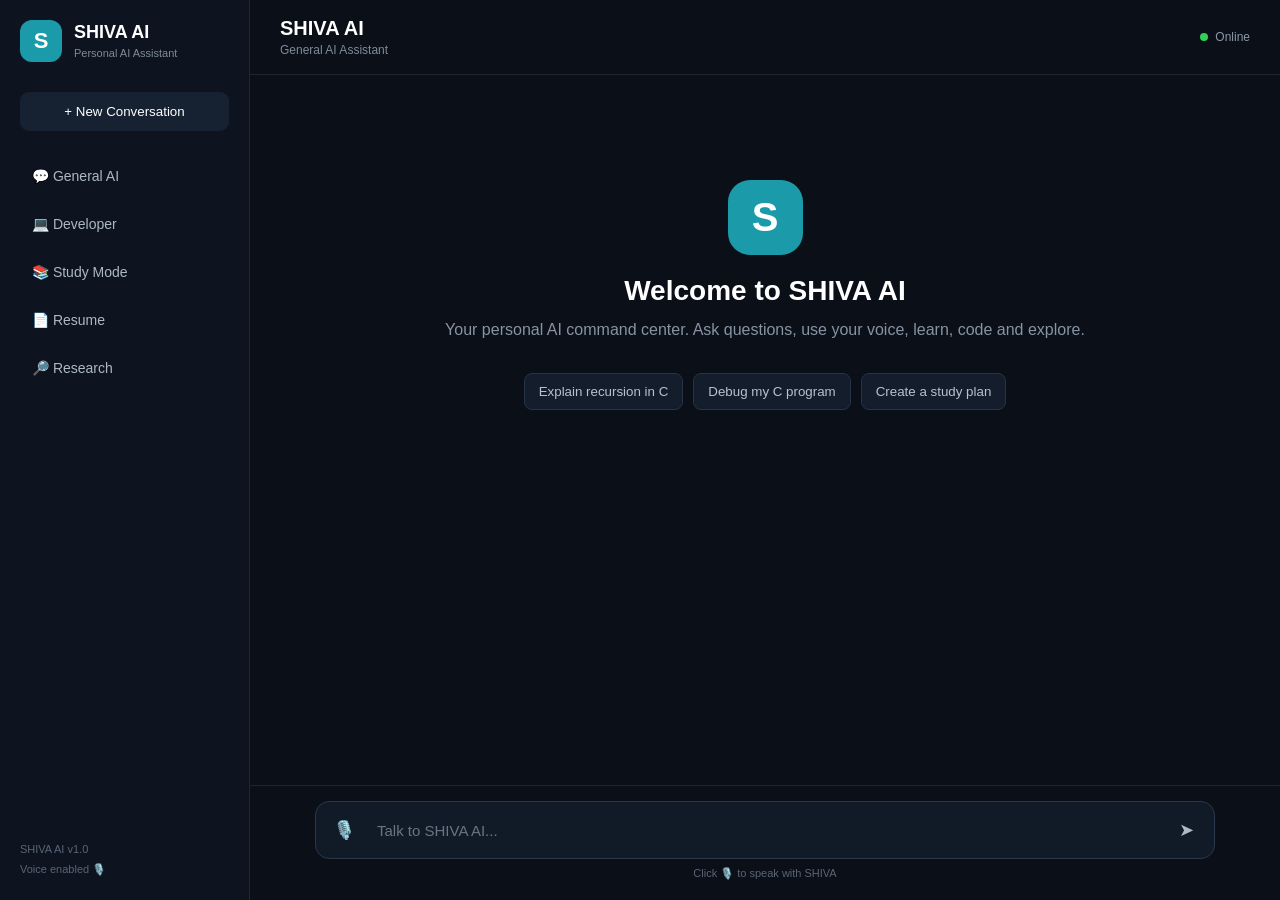
<file: index.html>
<!DOCTYPE html>
<html lang="en">
<head>
    <meta charset="UTF-8">
    <meta name="viewport" content="width=device-width, initial-scale=1.0">

    <title>SHIVA AI</title>

    <link rel="stylesheet" href="style.css">
</head>

<body>

    <div class="app">

        <!-- SIDEBAR -->
        <aside class="sidebar">

            <div class="brand">
                <div class="logo">S</div>

                <div>
                    <h2>SHIVA AI</h2>
                    <span>Personal AI Assistant</span>
                </div>
            </div>

            <button class="new-chat" onclick="clearChat()">
                + New Conversation
            </button>

            <nav>
                <button onclick="setMode('general')">💬 General AI</button>
                <button onclick="setMode('developer')">💻 Developer</button>
                <button onclick="setMode('study')">📚 Study Mode</button>
                <button onclick="setMode('resume')">📄 Resume</button>
                <button onclick="setMode('research')">🔎 Research</button>
            </nav>

            <div class="sidebar-bottom">
                <p>SHIVA AI v1.0</p>
                <p>Voice enabled 🎙️</p>
            </div>

        </aside>


        <!-- MAIN -->
        <main class="main">

            <header class="topbar">

                <div>
                    <h1>SHIVA AI</h1>
                    <p id="modeText">General AI Assistant</p>
                </div>

                <div class="status">
                    <span class="status-dot"></span>
                    Online
                </div>

            </header>


            <!-- CHAT -->
            <section class="chat-container" id="chatContainer">

                <div class="welcome">

                    <div class="big-logo">S</div>

                    <h2>Welcome to SHIVA AI</h2>

                    <p>
                        Your personal AI command center.
                        Ask questions, use your voice, learn,
                        code and explore.
                    </p>

                    <div class="examples">

                        <button onclick="useExample('Explain recursion in C')">
                            Explain recursion in C
                        </button>

                        <button onclick="useExample('Help me debug my C program')">
                            Debug my C program
                        </button>

                        <button onclick="useExample('Create a study plan for today')">
                            Create a study plan
                        </button>

                    </div>

                </div>

            </section>


            <!-- INPUT -->
            <section class="input-area">

                <div class="input-box">

                    <button
                        id="micButton"
                        class="mic-button"
                        onclick="startListening()"
                        title="Voice Input">
                        🎙️
                    </button>

                    <input
                        type="text"
                        id="userInput"
                        placeholder="Talk to SHIVA AI..."
                        autocomplete="off"
                        onkeydown="handleEnter(event)"
                    >

                    <button
                        class="send-button"
                        onclick="sendMessage()">
                        ➤
                    </button>

                </div>

                <p class="voice-status" id="voiceStatus">
                    Click 🎙️ to speak with SHIVA
                </p>

            </section>

        </main>

    </div>

    <script src="script.js"></script>

</body>
</html>
</file>
<file: style.css>
* {
    margin: 0;
    padding: 0;
    box-sizing: border-box;
}

body {
    font-family: Arial, Helvetica, sans-serif;
    background: #0a0f18;
    color: white;
    height: 100vh;
}

button {
    font-family: inherit;
    cursor: pointer;
    border: none;
}

.app {
    display: flex;
    height: 100vh;
}


/* SIDEBAR */

.sidebar {
    width: 250px;
    background: #0d1420;
    border-right: 1px solid #1c2735;
    padding: 20px;
    display: flex;
    flex-direction: column;
}

.brand {
    display: flex;
    align-items: center;
    gap: 12px;
    margin-bottom: 30px;
}

.logo {
    width: 42px;
    height: 42px;
    border-radius: 12px;
    background: #1b9aaa;
    display: flex;
    align-items: center;
    justify-content: center;
    font-size: 22px;
    font-weight: bold;
}

.brand h2 {
    font-size: 18px;
}

.brand span {
    font-size: 11px;
    color: #7f8b99;
}

.new-chat {
    background: #162232;
    color: white;
    padding: 12px;
    border-radius: 9px;
    margin-bottom: 25px;
}

.new-chat:hover {
    background: #203044;
}

nav {
    display: flex;
    flex-direction: column;
    gap: 8px;
}

nav button {
    background: transparent;
    color: #aeb8c5;
    text-align: left;
    padding: 12px;
    border-radius: 8px;
    font-size: 14px;
}

nav button:hover {
    background: #162232;
    color: white;
}

.sidebar-bottom {
    margin-top: auto;
    color: #596575;
    font-size: 11px;
    line-height: 1.8;
}


/* MAIN */

.main {
    flex: 1;
    display: flex;
    flex-direction: column;
}

.topbar {
    height: 75px;
    padding: 15px 30px;
    border-bottom: 1px solid #1c2735;
    display: flex;
    justify-content: space-between;
    align-items: center;
}

.topbar h1 {
    font-size: 20px;
}

.topbar p {
    font-size: 12px;
    color: #7f8b99;
    margin-top: 3px;
}

.status {
    color: #8c98a7;
    font-size: 12px;
    display: flex;
    align-items: center;
    gap: 7px;
}

.status-dot {
    width: 8px;
    height: 8px;
    border-radius: 50%;
    background: #30d158;
}


/* CHAT */

.chat-container {
    flex: 1;
    overflow-y: auto;
    padding: 35px;
}

.welcome {
    max-width: 700px;
    margin: 70px auto;
    text-align: center;
}

.big-logo {
    width: 75px;
    height: 75px;
    margin: auto;
    background: #1b9aaa;
    border-radius: 22px;
    display: flex;
    align-items: center;
    justify-content: center;
    font-size: 40px;
    font-weight: bold;
}

.welcome h2 {
    margin-top: 20px;
    font-size: 28px;
}

.welcome p {
    color: #8894a3;
    margin-top: 10px;
    line-height: 1.6;
}

.examples {
    margin-top: 30px;
    display: flex;
    gap: 10px;
    justify-content: center;
    flex-wrap: wrap;
}

.examples button {
    background: #131d2b;
    color: #b8c2cf;
    border: 1px solid #263446;
    padding: 10px 14px;
    border-radius: 8px;
}

.examples button:hover {
    border-color: #1b9aaa;
}


/* MESSAGES */

.message {
    max-width: 850px;
    margin: 0 auto 20px;
    display: flex;
    gap: 12px;
}

.message.user {
    justify-content: flex-end;
}

.message-content {
    max-width: 75%;
    padding: 13px 16px;
    border-radius: 12px;
    line-height: 1.6;
    white-space: pre-wrap;
}

.user .message-content {
    background: #1b9aaa;
}

.assistant .message-content {
    background: #141e2b;
    border: 1px solid #243245;
}


/* INPUT */

.input-area {
    padding: 15px 30px 20px;
    border-top: 1px solid #1c2735;
}

.input-box {
    max-width: 900px;
    margin: auto;
    background: #111a27;
    border: 1px solid #29384a;
    border-radius: 14px;
    display: flex;
    align-items: center;
    padding: 7px;
}

.input-box input {
    flex: 1;
    background: transparent;
    border: none;
    outline: none;
    color: white;
    font-size: 15px;
    padding: 12px;
}

.input-box input::placeholder {
    color: #697585;
}

.mic-button,
.send-button {
    width: 42px;
    height: 42px;
    border-radius: 10px;
    background: transparent;
    color: #aeb9c6;
    font-size: 18px;
}

.mic-button:hover,
.send-button:hover {
    background: #1b2838;
}

.mic-button.listening {
    background: #1b9aaa;
    color: white;
}

.voice-status {
    text-align: center;
    color: #596575;
    font-size: 11px;
    margin-top: 8px;
}


/* MOBILE */

@media (max-width: 700px) {

    .sidebar {
        display: none;
    }

    .chat-container {
        padding: 20px;
    }

    .input-area {
        padding: 10px;
    }

    .welcome {
        margin: 40px auto;
    }

    .welcome h2 {
        font-size: 22px;
    }

    .message-content {
        max-width: 90%;
    }
}
</file>
<file: frontend/style.css>
* {
    margin: 0;
    padding: 0;
    box-sizing: border-box;
}

body {
    font-family: Arial, Helvetica, sans-serif;
    background: #0a0f18;
    color: white;
    height: 100vh;
}

button {
    font-family: inherit;
    cursor: pointer;
    border: none;
}

.app {
    display: flex;
    height: 100vh;
}


/* SIDEBAR */

.sidebar {
    width: 250px;
    background: #0d1420;
    border-right: 1px solid #1c2735;
    padding: 20px;
    display: flex;
    flex-direction: column;
}

.brand {
    display: flex;
    align-items: center;
    gap: 12px;
    margin-bottom: 30px;
}

.logo {
    width: 42px;
    height: 42px;
    border-radius: 12px;
    background: #1b9aaa;
    display: flex;
    align-items: center;
    justify-content: center;
    font-size: 22px;
    font-weight: bold;
}

.brand h2 {
    font-size: 18px;
}

.brand span {
    font-size: 11px;
    color: #7f8b99;
}

.new-chat {
    background: #162232;
    color: white;
    padding: 12px;
    border-radius: 9px;
    margin-bottom: 25px;
}

.new-chat:hover {
    background: #203044;
}

nav {
    display: flex;
    flex-direction: column;
    gap: 8px;
}

nav button {
    background: transparent;
    color: #aeb8c5;
    text-align: left;
    padding: 12px;
    border-radius: 8px;
    font-size: 14px;
}

nav button:hover {
    background: #162232;
    color: white;
}

.sidebar-bottom {
    margin-top: auto;
    color: #596575;
    font-size: 11px;
    line-height: 1.8;
}


/* MAIN */

.main {
    flex: 1;
    display: flex;
    flex-direction: column;
}

.topbar {
    height: 75px;
    padding: 15px 30px;
    border-bottom: 1px solid #1c2735;
    display: flex;
    justify-content: space-between;
    align-items: center;
}

.topbar h1 {
    font-size: 20px;
}

.topbar p {
    font-size: 12px;
    color: #7f8b99;
    margin-top: 3px;
}

.status {
    color: #8c98a7;
    font-size: 12px;
    display: flex;
    align-items: center;
    gap: 7px;
}

.status-dot {
    width: 8px;
    height: 8px;
    border-radius: 50%;
    background: #30d158;
}


/* CHAT */

.chat-container {
    flex: 1;
    overflow-y: auto;
    padding: 35px;
}

.welcome {
    max-width: 700px;
    margin: 70px auto;
    text-align: center;
}

.big-logo {
    width: 75px;
    height: 75px;
    margin: auto;
    background: #1b9aaa;
    border-radius: 22px;
    display: flex;
    align-items: center;
    justify-content: center;
    font-size: 40px;
    font-weight: bold;
}

.welcome h2 {
    margin-top: 20px;
    font-size: 28px;
}

.welcome p {
    color: #8894a3;
    margin-top: 10px;
    line-height: 1.6;
}

.examples {
    margin-top: 30px;
    display: flex;
    gap: 10px;
    justify-content: center;
    flex-wrap: wrap;
}

.examples button {
    background: #131d2b;
    color: #b8c2cf;
    border: 1px solid #263446;
    padding: 10px 14px;
    border-radius: 8px;
}

.examples button:hover {
    border-color: #1b9aaa;
}


/* MESSAGES */

.message {
    max-width: 850px;
    margin: 0 auto 20px;
    display: flex;
    gap: 12px;
}

.message.user {
    justify-content: flex-end;
}

.message-content {
    max-width: 75%;
    padding: 13px 16px;
    border-radius: 12px;
    line-height: 1.6;
    white-space: pre-wrap;
}

.user .message-content {
    background: #1b9aaa;
}

.assistant .message-content {
    background: #141e2b;
    border: 1px solid #243245;
}


/* INPUT */

.input-area {
    padding: 15px 30px 20px;
    border-top: 1px solid #1c2735;
}

.input-box {
    max-width: 900px;
    margin: auto;
    background: #111a27;
    border: 1px solid #29384a;
    border-radius: 14px;
    display: flex;
    align-items: center;
    padding: 7px;
}

.input-box input {
    flex: 1;
    background: transparent;
    border: none;
    outline: none;
    color: white;
    font-size: 15px;
    padding: 12px;
}

.input-box input::placeholder {
    color: #697585;
}

.mic-button,
.send-button {
    width: 42px;
    height: 42px;
    border-radius: 10px;
    background: transparent;
    color: #aeb9c6;
    font-size: 18px;
}

.mic-button:hover,
.send-button:hover {
    background: #1b2838;
}

.mic-button.listening {
    background: #1b9aaa;
    color: white;
}

.voice-status {
    text-align: center;
    color: #596575;
    font-size: 11px;
    margin-top: 8px;
}


/* MOBILE */

@media (max-width: 700px) {

    .sidebar {
        display: none;
    }

    .chat-container {
        padding: 20px;
    }

    .input-area {
        padding: 10px;
    }

    .welcome {
        margin: 40px auto;
    }

    .welcome h2 {
        font-size: 22px;
    }

    .message-content {
        max-width: 90%;
    }
}
</file>
